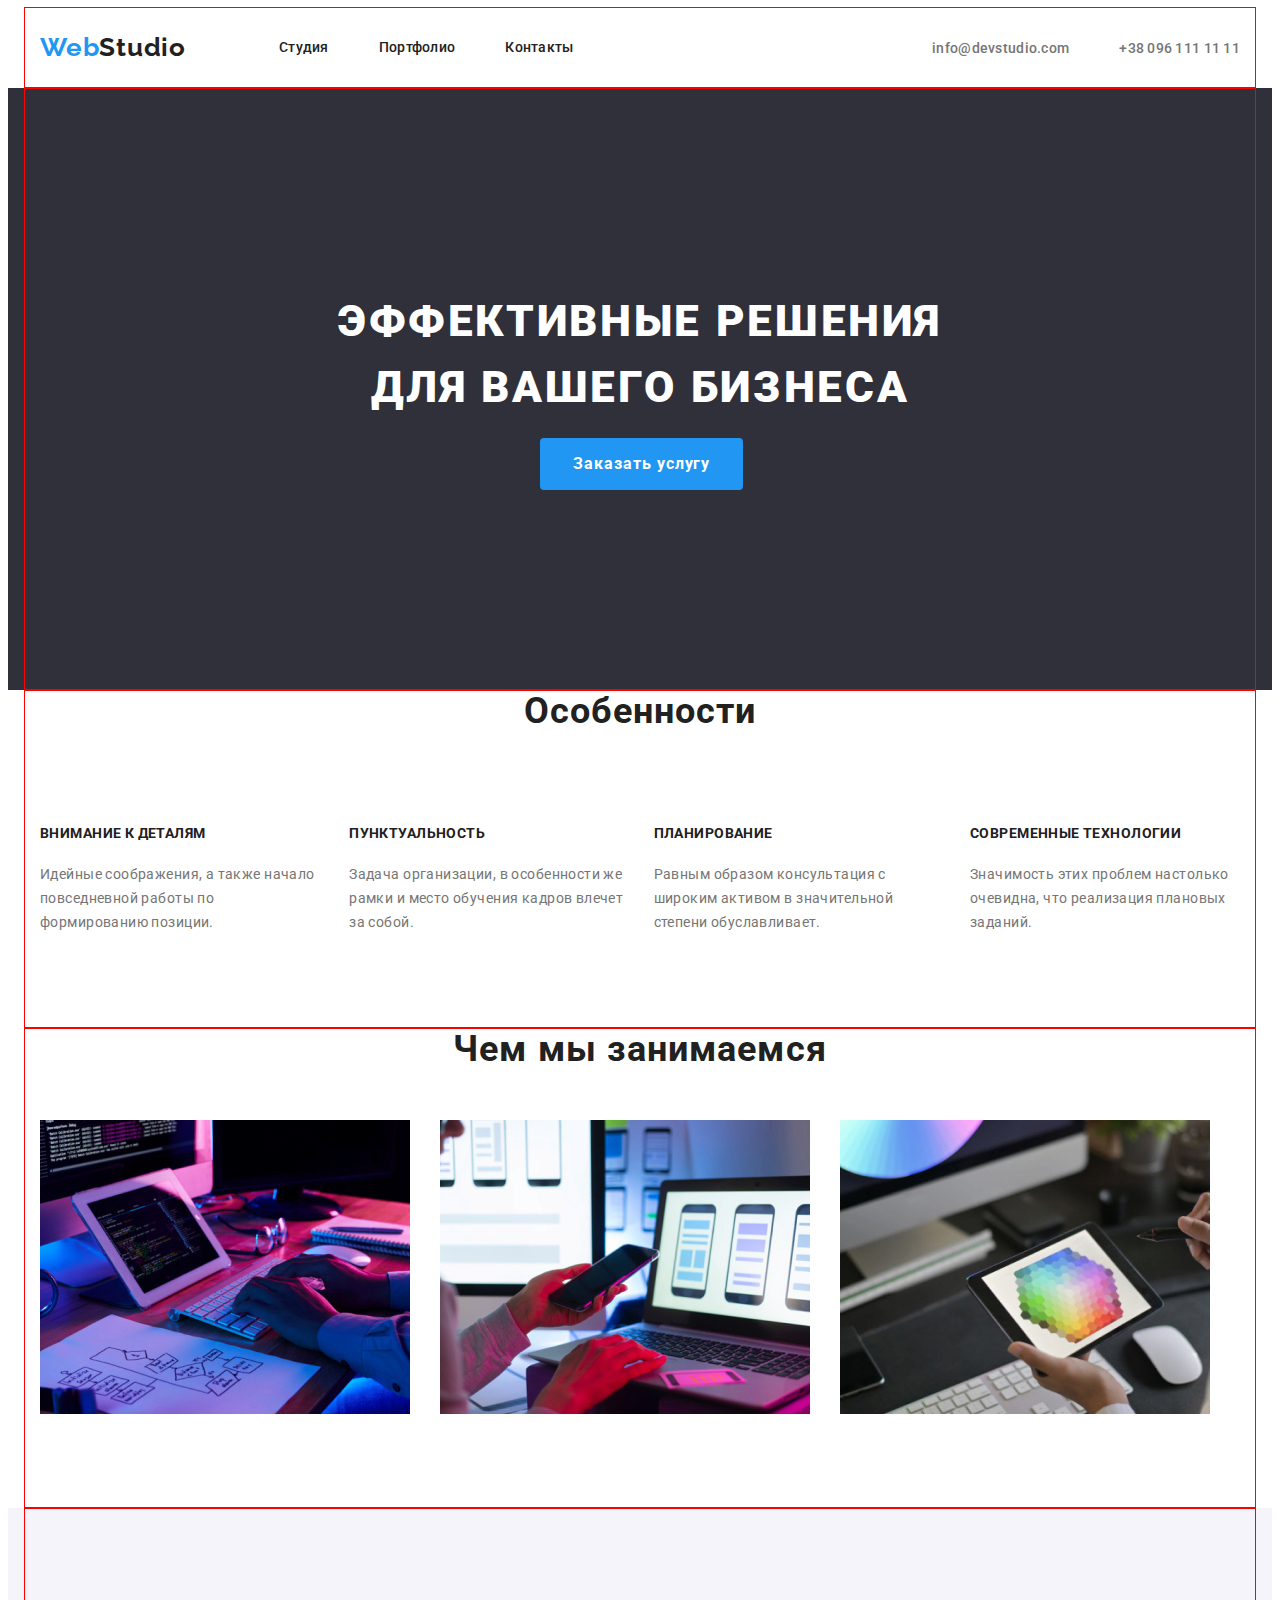
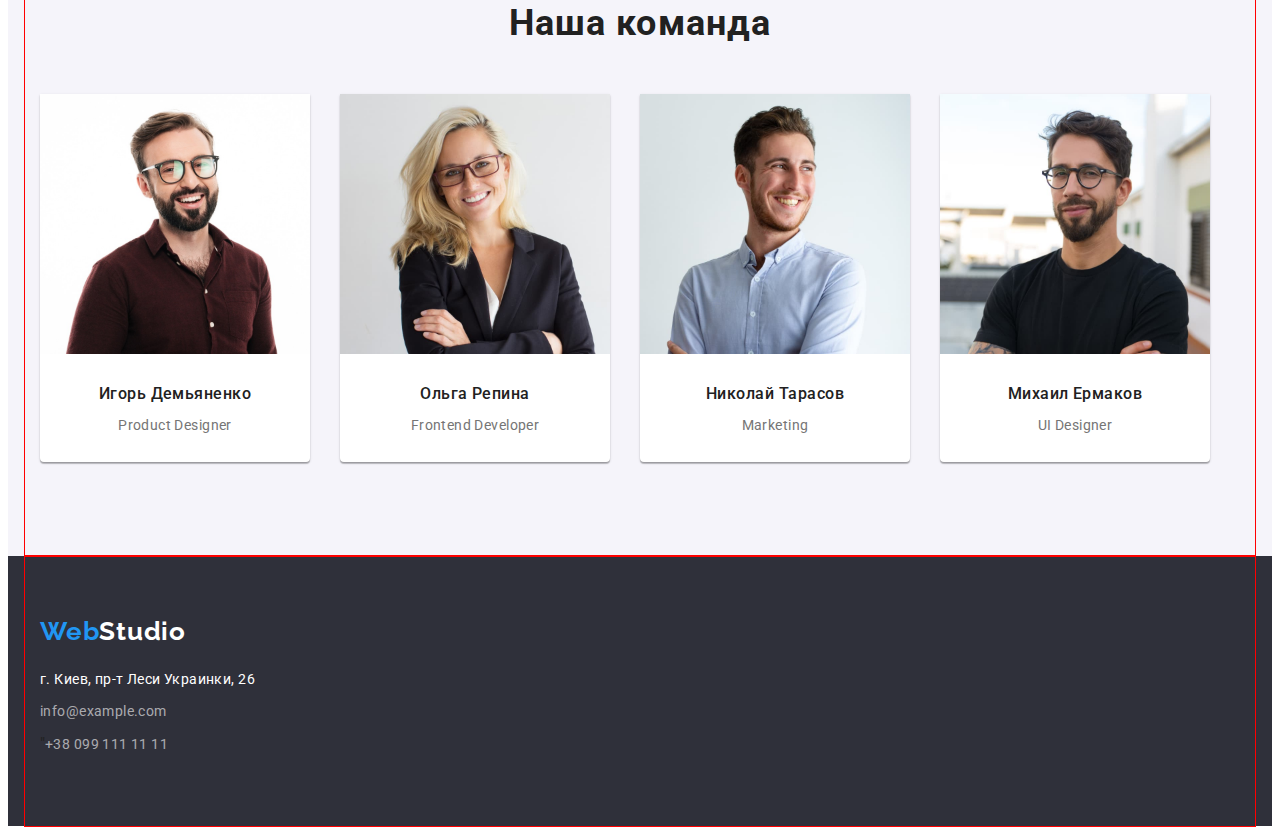
<file: index.html>
<!DOCTYPE html>
<html lang="ru">
<head>
    <meta charset="UTF-8">
    <meta http-equiv="X-UA-Compatible" content="IE=edge">
    <meta name="viewport" content="width=device-width, initial-scale=1.0">
    <title>Студия</title>
    <!-- Шрифты -->
    <link rel="preconnect" href="https://fonts.googleapis.com">
    <link rel="preconnect" href="https://fonts.gstatic.com" crossorigin>
    <link href="https://fonts.googleapis.com/css2?family=Raleway:wght@700&family=Roboto:wght@400;500;700;900&display=swap"
        rel="stylesheet">
        <!-- Normalize styles -->
        <link rel="stylesheet" href="https://cdnjs.cloudflare.com/ajax/libs/modern-normalize/1.1.0/modern-normalize.min.css"
            integrity="sha512-wpPYUAdjBVSE4KJnH1VR1HeZfpl1ub8YT/NKx4PuQ5NmX2tKuGu6U/JRp5y+Y8XG2tV+wKQpNHVUX03MfMFn9Q=="
            crossorigin="anonymous" referrerpolicy="no-referrer" />
    <!-- Кастомные стили -->
    <link rel="stylesheet" href="./css/styles.css">
</head>
<body>
<!-- Хедер -->
<header class="header">
    <div class="container">
        <nav class="header-nav">
            <a class="header-logo link" href="index.html">
                <h2 class="logo">Web<span class="logo-black">Studio</span></h2>
            </a>
            <ul class="header-list list">
                <li class="header-item"><a href="index.html" class="header-link link">Студия</a></li>
                <li class="header-item"><a href="portfolio.html" class="header-link link">Портфолио</a></li>
                <li class="header-item"><a href="" class="header-link link">Контакты</a></li>
            </ul>
            <ul class="header-group list">
                <!-- E-mail -->
                <li><a class="header-contact link" href="mailto:info@devstudio.com">info@devstudio.com</a></li>
                <!-- Tel -->
                <li><a class="header-contact link" href="tel:+380961111111">+38 096 111 11 11</a></li>
            </ul>
        </nav>
    </div>
</header>
    <!-- Основной -->
    <main>
        <!-- Герой -->
        <section class="hero">
            <div class="container hero-container">
            <h1 class="hero-title">Эффективные решения для вашего бизнеса</h1>
            <button class="section-button btn" type="button">Заказать услугу</button>
            </div>
        </section>
        <!-- Особенности -->
        <section class="about">
            <div class="container">
            <h2 class="section-title">Особенности</h2>
            <ul class="list about-list">
                <li class="about-item">
                    <h3 class="features">Внимание к деталям</h3>
                    <p class="features-txt">Идейные соображения, а также начало повседневной работы по формированию позиции.</p>
                </li>
                <li class="about-item">
                    <h3 class="features">Пунктуальность</h3>
                    <p class="features-txt">Задача организации, в особенности же рамки и место обучения кадров влечет за собой.</p>
                </li>
                <li class="about-item">
                    <h3 class="features">Планирование</h3>
                    <p class="features-txt">Равным образом консультация с широким активом в значительной степени обуславливает.</p>
                </li>
                <li class="about-item">
                    <h3 class="features">Современные технологии</h3>
                    <p class="features-txt">Значимость этих проблем настолько очевидна, что реализация плановых заданий.</p>
                </li>
            </ul>
            </div>
        </section>
        <!-- Чем мы занимаемся -->
        <section class="work">
            <div class="container">
            <h2 class="section-title">Чем мы занимаемся</h2>
            <ul class="list img-list">
                <li class="img-card">
                    <img src="/images/studio/box-1.jpg" alt="HTML" width="370">
                </li>
                <li class="img-card">
                    <img src="./images/studio/box-2.jpg" alt="JavaScript" width="370">
                </li>
                <li class="img-card">
                    <img src="./images/studio/box-3.jpg" alt="CSS" width="370">
                </li>
            </ul>
            </div>
        </section>
        <!-- Наша команда -->
        <section class="team">
            <div class="container">
            <h2 class="section-title team-title">Наша команда</h2>
            <ul class="list team-list">
                <li class="card">
                    <img src="./images/studio/product-designer-photo.jpg" alt="Игорь Демьяненко" width="270">
                    <h3 class="name-txt">Игорь Демьяненко</h3>
                    <p class="list-txt">Product Designer</p>
                </li>
                <li class="card">
                    <img src="./images/studio/frontend-developer.jpg" alt="Ольга Репина" width="270">
                    <h3 class="name-txt">Ольга Репина</h3>
                    <p class="list-txt">Frontend Developer</p>
                </li>
                <li class="card">
                    <img src="./images/studio/marketing.jpg" alt="Николай Тарасов" width="270">
                    <h3 class="name-txt">Николай Тарасов</h3>
                    <p class="list-txt">Marketing</p>
                </li>
                <li class="card">
                    <img src="./images/studio/ul-designer.jpg" alt="Михаил Ермаков" width="270">
                    <h3 class="name-txt">Михаил Ермаков</h3>
                    <p class="list-txt">UI Designer</p>
                </li>
            </ul>
            </div>
        </section>
    </main>
    <!-- Футер -->
    <footer class="footer">
        <div class="container">
        <h2 class="logo-footer">Web<span class="logo-white">Studio</span></h2>
            <ul class="list list-footer">
                <li class="footer-links"><address class="adress-txt">г. Киев, пр-т Леси Украинки, 26</address></li>
                <li class="footer-links"><a class="footer-contact link" href="mailto:info@example.com">info@example.com</a></li>
                <li class="footer-links">"<a class="footer-contact link" href="tel:+380991111111">+38 099 111 11 11</a></li>
            </ul>
            </div>
    </footer>
</body>
</html>
</file>
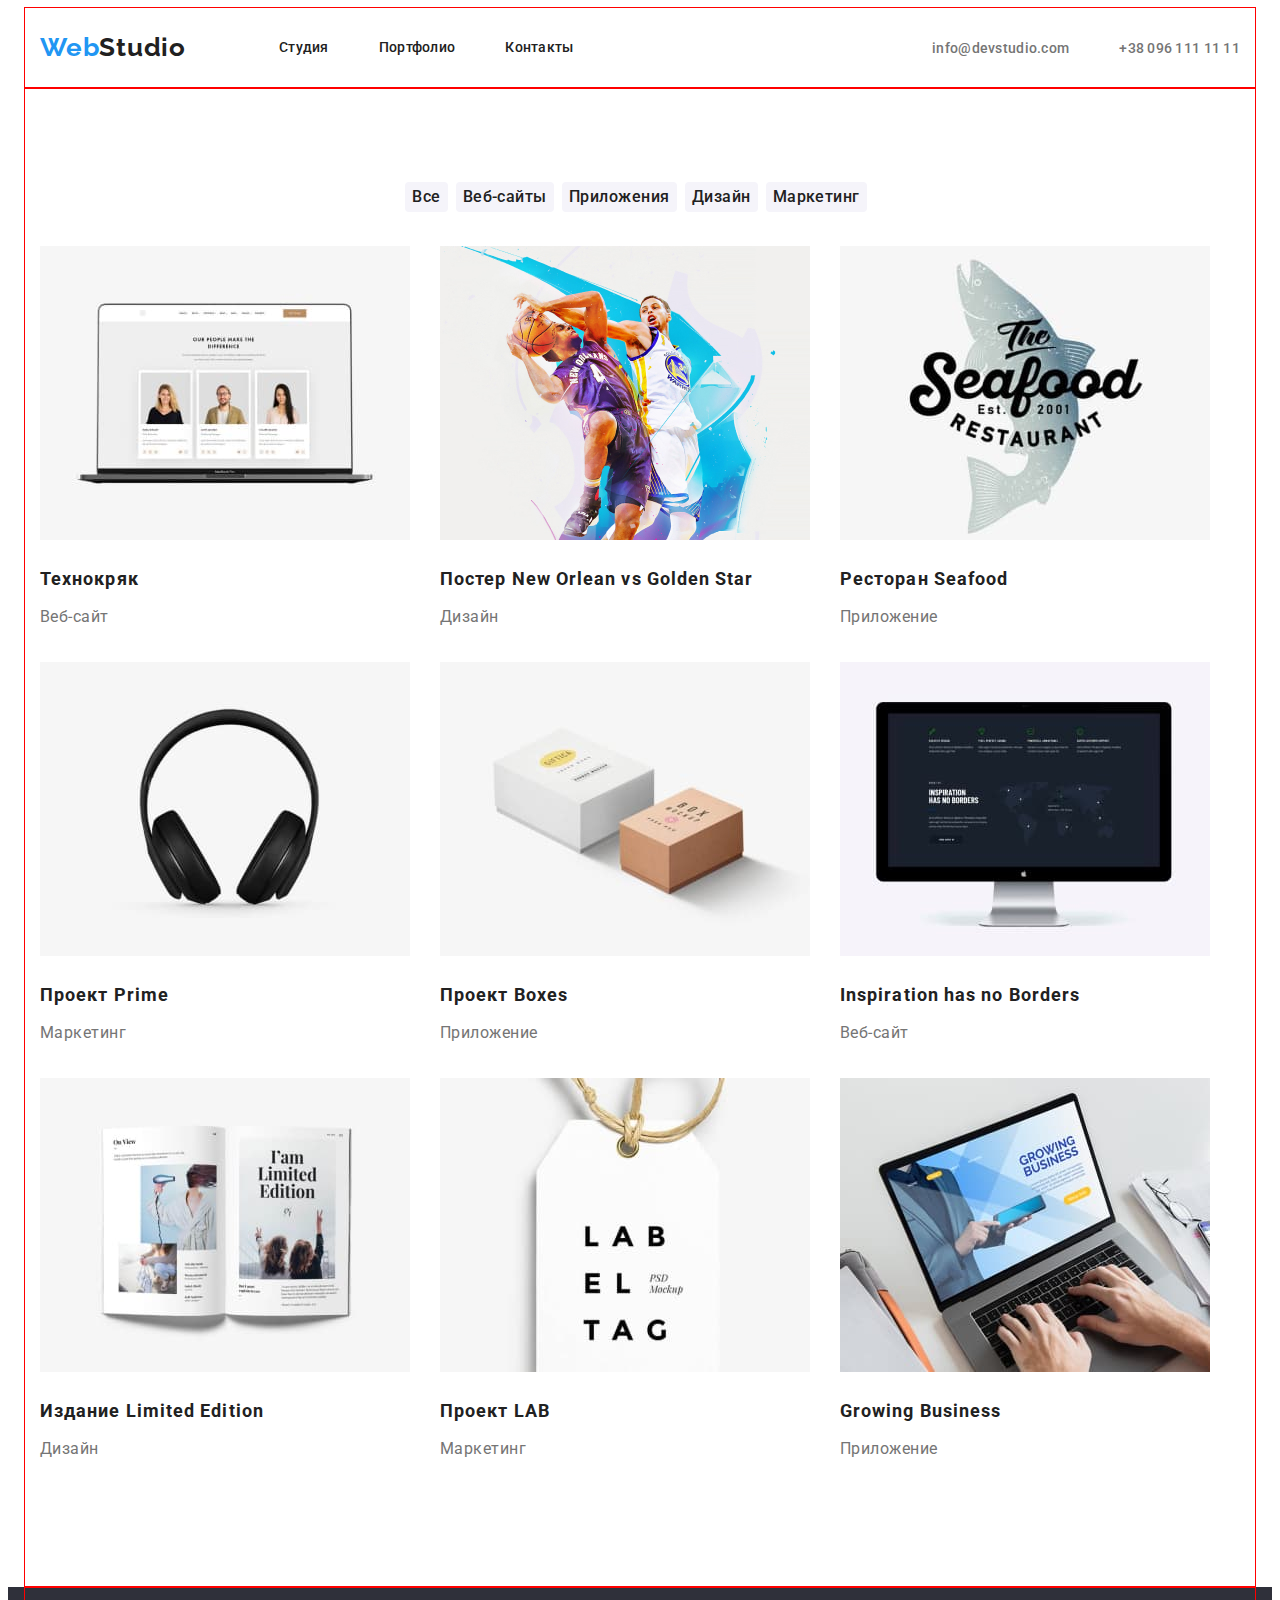
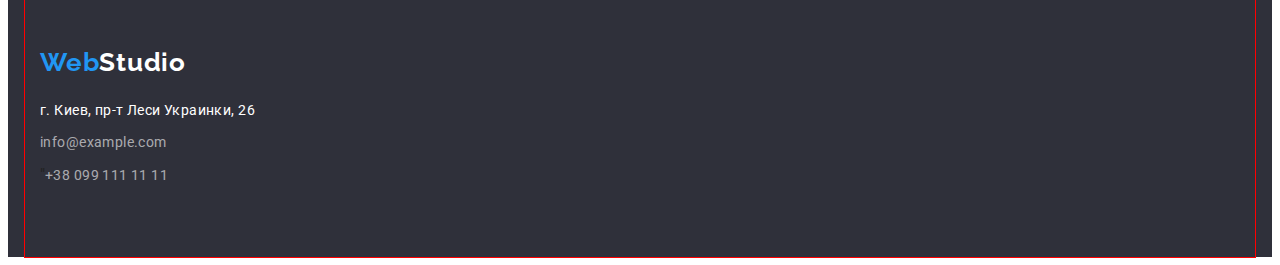
<file: portfolio.html>
<!DOCTYPE html>
<html lang="ru">
<head>
    <meta charset="UTF-8">
    <meta http-equiv="X-UA-Compatible" content="IE=edge">
    <meta name="viewport" content="width=device-width, initial-scale=1.0">
    <title>Портфолио</title>
    <!-- Шрифты -->
    <link rel="preconnect" href="https://fonts.googleapis.com">
    <link rel="preconnect" href="https://fonts.gstatic.com" crossorigin>
    <link href="https://fonts.googleapis.com/css2?family=Raleway:wght@700&family=Roboto:wght@400;500;700;900&display=swap"
        rel="stylesheet">
        <!-- Normalize styles -->
        <link rel="stylesheet" href="https://cdnjs.cloudflare.com/ajax/libs/modern-normalize/1.1.0/modern-normalize.min.css"
            integrity="sha512-wpPYUAdjBVSE4KJnH1VR1HeZfpl1ub8YT/NKx4PuQ5NmX2tKuGu6U/JRp5y+Y8XG2tV+wKQpNHVUX03MfMFn9Q=="
            crossorigin="anonymous" referrerpolicy="no-referrer" />
    <!-- Кастомные стили -->
    <link rel="stylesheet" href="./css/styles.css">
</head>
<body>
<!-- Хедер -->
<header class="header">
    <div class="container">
        <nav class="header-nav">
            <a class="header-logo link" href="index.html">
                <h2 class="logo">Web<span class="logo-black">Studio</span></h2>
            </a>
            <ul class="header-list list">
                <li class="header-item"><a href="index.html" class="header-link link">Студия</a></li>
                <li class="header-item"><a href="portfolio.html" class="header-link link">Портфолио</a></li>
                <li class="header-item"><a href="" class="header-link link">Контакты</a></li>
            </ul>
            <ul class="header-group list">
                <!-- E-mail -->
                <li><a class="header-contact link" href="mailto:info@devstudio.com">info@devstudio.com</a></li>
                <!-- Tel -->
                <li><a class="header-contact link" href="tel:+380961111111">+38 096 111 11 11</a></li>
            </ul>
        </nav>
    </div>
</header>
<main>
<section class="section-portfolio">
    <div class="container">
    <ul class="list button-list">
            <li><button class="btn-portfolio" type="button">Все</button></li>
            <li><button class="btn-portfolio" type="button">Веб-сайты</button></li>
            <li><button class="btn-portfolio" type="button">Приложения</button></li>
            <li><button class="btn-portfolio" type="button">Дизайн</button></li>
            <li><button class="btn-portfolio" type="button">Маркетинг</button></li>
    </ul>
    <ul class="list box-list" >
        <li class="box">
            <a class="portfolio-link link" href="">
                <img src="./images/portfolio/technokriak-website.jpg" alt="Технокряк" width="370">
                <h2 class="box-title">Технокряк</h2>
                <p class="box-txt">Веб-сайт</p>
            </a>
        </li>
        <li class="box">
            <a class="portfolio-link link" href="">
                <img src="./images/portfolio/nba-poster.jpg" alt="Постер New Orlean vs Golden Star" width="370">
                <h2 class="box-title">Постер New Orlean vs Golden Star</h2>
                <p class="box-txt">Дизайн</p>
            </a>
        </li>
        <li class="box">
            <a class="portfolio-link link" href="">
                <img src="./images/portfolio/restoraunt-seafood.jpg" alt="Ресторан Seafood" width="370">
                <h2 class="box-title">Ресторан Seafood</h2>
                <p class="box-txt">Приложение</p>
            </a>
        </li>
        <li class="box">
            <a class="portfolio-link link" href="">
                <img src="./images/portfolio/project-prime.jpg" alt="Проект Prime" width="370">
                <h2 class="box-title">Проект Prime</h2>
                <p class="box-txt">Маркетинг</p>
            </a>
        </li>
        <li class="box">
            <a class="portfolio-link link" href="">
                <img src="./images/portfolio/project-boxes.jpg" alt="Проект Boxes" width="370">
                <h2 class="box-title">Проект Boxes</h2>
                <p class="box-txt">Приложение</p>
            </a>
        </li>
        <li class="box">
            <a class="portfolio-link link" href="">
                <img src="./images/portfolio/inspiration-has-no-borders.jpg" alt="Inspiration has no Borders" width="370">
                <h2 class="box-title">Inspiration has no Borders</h2>
                <p class="box-txt">Веб-сайт</p>
            </a>
        </li>
        <li class="box">
            <a class="portfolio-link link" href="">
                <img src="./images/portfolio/limited-edition.jpg" alt="Издание Limited Edition" width="370">
                <h2 class="box-title">Издание Limited Edition</h2>
                <p class="box-txt">Дизайн</p>
            </a>
        </li>
        <li class="box">
            <a class="portfolio-link link" href="">
                <img src="./images/portfolio/project-lab.jpg" alt="Проект LAB" width="370">
                <h2 class="box-title">Проект LAB</h2>
                <p class="box-txt">Маркетинг</p>
            </a>
        </li>
        <li class="box">
            <a class="portfolio-link link" href="">
                <img src="./images/portfolio/growing-business.jpg" alt="Growing Business" width="370">
                <h2 class="box-title">Growing Business</h2>
                <p class="box-txt">Приложение</p>
            </a>
        </li>
    </ul>
    </div>
</section>
</main>
    <!-- Футер -->
    <footer class="footer">
        <div class="container">
            <h2 class="logo-footer">Web<span class="logo-white">Studio</span></h2>
            <ul class="list list-footer">
                <li class="footer-links">
                    <address class="adress-txt">г. Киев, пр-т Леси Украинки, 26</address>
                </li>
                <li class="footer-links"><a class="footer-contact link" href="mailto:info@example.com">info@example.com</a>
                </li>
                <li class="footer-links">"<a class="footer-contact link" href="tel:+380991111111">+38 099 111 11 11</a></li>
            </ul>
        </div>
    </footer>
</body>
</html>
</file>
<file: css/styles.css>
:root {
    /* fonts */
    --main-font:"Roboto";
    --secondary-font:"Raleway";

    /* text colors */
    --primary-txt-theme: #212121;
    --accent-txt-theme: #2196F3;
    --secondary-txt-theme: #757575;
    --third-txt-theme: #FFFFFF;

    /* background colors */
    --main-bg-cl: #FFFFFF;
    --hero-bg-cl: #2F303A;
    --team-bg-cl: #F5F4FA;
    --footer-bg-cl: #2F303A;
    --button-bg-cl: #188CE8;
    --button-portfolio-cl: #F5F4FA;

    /* others */

}

body {
    font-family:var(--main-font), sans-serif;
    color: var(--primary-txt-theme);
    background-color: var(--main-bg-cl);
} 


/* reset */


.list {
    list-style: none;
    margin: 0;
    padding: 0;
}
 
h1, h2, h3, h4, p {
    margin: 0;
}

img {
    display: block;
    max-width: 100%;
    height: auto;
}

/* common style start */

.container {
 width: 1200px;
 padding-right: 15px;
 padding-left: 15px;
 margin-right: auto;
 margin-left: auto;

 outline: 1px solid red;
}

.link {
    text-decoration: none;
}


.section-title {
    font-weight: 700;
    font-size: 36px;
    line-height: 42px;
    letter-spacing: 0.03em;
    color: var(--primary-txt-theme)
}
    

.features-txt {
    font-weight: 400;
    font-size: 14px;
    line-height: 24px;
    letter-spacing: 0.03em;
    color: var(--secondary-txt-theme)
}

.list-txt {
    font-weight: 400;
    font-size: 14px;
    line-height: 24px;
    letter-spacing: 0.03em;
    color: var(--secondary-txt-theme);
}

.name-txt {
    font-weight: 500;
    font-size: 16px;
    line-height: 19px;
    letter-spacing: 0.03em;
    color: var(--primary-txt-theme);
}

.adress-txt {
    font-style: var(--main-font);
    font-weight: 400;
    font-size: 14px;
    line-height: 24px;
    /* or 171% */
    letter-spacing: 0.03em;

    color: var(--third-txt-theme)
}

/* common style end */




/* Header section */

.header .logo {
    font-family: var(--secondary-font);
    line-height: 1.19;
font-weight: 700;
font-size: 26px;
/* identical to box height */
letter-spacing: 0.03em;

color: var(--accent-txt-theme)
    
}

.header-nav {
    display: flex;
}

.header-list {
    display: flex;

}

.header-group {
    display: flex;
    align-items: center;
    margin-left:auto;
}

.header-logo {
    margin-right: 93px;
    margin-top: 24px;
    margin-bottom: 25px;
    margin-left: 0;
    
}


.header-item:not(:last-child) {
    padding-right: 50px;
}

.header-contact {
    margin-left: 50px;
}


.header-item {
    font-style: normal;
    font-weight: 500;
    font-size: 14px;
    line-height: 1.14;
    letter-spacing: 0.02em;

    padding-top: 32px;
    padding-bottom: 32px;
}

.logo .logo-black {
    color: var(--primary-txt-theme);
    font-style: var(--secondary-font);
}

.header .header-link{
    font-weight: 500;
    font-size: 14px;
    line-height: 1.14;
    letter-spacing: 0.02em;
    color:var(--primary-txt-theme)
}

.header-link:hover,
.header-link:focus {
    color: var(--accent-txt-theme);
}

.header-contact{
    font-weight: 500;
    font-size: 14px;
    line-height: 1.14;
    letter-spacing: 0.02em;
    color:var(--secondary-txt-theme)
}

.header-contact:hover,
.header-contact:focus {
    color: var(--accent-txt-theme);
}

/* Hero section */

.hero {
    background-color: var(--hero-bg-cl)
}

.hero-container {
    padding-top: 200px;
}

.hero-title {
    width: 696px;
    height: 120px;

    margin-left: auto;
    margin-right: auto;
    margin-bottom: 30px;


    text-align: center;

}

.hero .hero-title {
    text-transform: uppercase;
    font-weight: 900;
    font-size: 44px;
    line-height: 1.5;
    /* or 136% */
    letter-spacing: 0.06em;
    color: var(--third-txt-theme);
}



.btn {
    border-radius: 4px;
    border: 1px solid transparent;
    min-width: 200px;
    min-height: 50px;

    margin-left: 500px;
    margin-right: auto;
    margin-bottom: 200px;

    padding-left: 32px;
    padding-right: 32px;
    padding-top: 10px;
    padding-bottom: 10px;

}

.section-button {

    font-family: inherit;
    font-weight: 700;
    font-size: 16px;
    line-height: 1.9;
    letter-spacing: 0.06em;
    color: var(--third-txt-theme);

    cursor: pointer;
}

.btn {
    background-color: var(--accent-txt-theme);
}

.btn:hover,
.btn:focus {
    background-color: var(--button-bg-cl);
}

/* ОСОБЕННОСТИ */
.features {

font-weight: 700;
font-size: 14px;
line-height: 1.14;
letter-spacing: 0.03em;
text-transform: uppercase;
}

/* Team section */

.team {
    background-color: var(--team-bg-cl);
}

.about-list {
    margin-top: 94px;
    display: flex;
}

.about-item:not(:last-child) {
    margin-bottom: 94px;
    margin-right: 30px;
}

.features {
width: 270px;
height: 16px;
margin-bottom: 10px;

    text-align: left;
    padding-bottom: 10px;
}

.section-title {
    text-align: center;
}

.img-list {
    display: flex;
    margin-top: 50px;
    padding-bottom: 94px;
}

.img-card:not(:last-child) {
    margin-right: 30px;
}

.team-title {
    padding-top: 94px;
    margin-bottom: 50px;
}

.team-list {
    display: flex;
    padding-bottom: 94px;

}

.card {

    margin-right: 30px;

    width: 270px;
    height: 368px;
    left: 215px;
    top: 1635px;
    
    background: #FFFFFF;
    /* material shadow v1 */
    box-shadow: 0px 1px 3px rgba(0, 0, 0, 0.12),
    0px 1px 1px rgba(0, 0, 0, 0.14),
    0px 2px 1px rgba(0, 0, 0, 0.2);
    border-radius: 0px 0px 4px 4px;
}

.name-txt {
    text-align: center;
    padding-top: 30px;
    padding-bottom: 10px;
}

.list-txt {
    text-align: center;
    padding-bottom: 30px;
}

/* Footer */

.footer {
    font-style: var(--secondary-font);
   background-color: var(--footer-bg-cl);
}

.footer-contact {
    font-style: normal;
    font-weight: 400;
    font-size: 14px;
    line-height: 1.71;
    letter-spacing: 0.03em;

    color: rgba(255, 255, 255, 0.6);
}

.footer-contact:hover,
.footer-contact:focus{
    color: var(--button-bg-cl);
}

.logo-footer {
    padding-top: 60px;
    font-family: var(--secondary-font);
    font-weight: 700;
    font-size: 26px;
    line-height: 1.19;
    /* identical to box height */
    letter-spacing: 0.03em;
    
    color: #2196F3;
}

.footer .logo {
    font-family: var(--secondary-font);
}

.logo {
font-weight: 700;
font-size: 26px;
line-height: 1.19;
/* identical to box height */
letter-spacing: 0.03em;

color: #2196F3;
}

.logo-white {
    color: var(--third-txt-theme);
}

.footer-links {
    padding-bottom: 9px;
}

.list-footer {
    padding-bottom: 60px;
    padding-top: 20px;
}

/*!!! PORTFOLIO !!! */
/* MAIN CONTENT */

.btn-portfolio {
    font-family: var(--main-font);
    font-weight: 500;
    font-size: 16px;
    line-height: 1.62;
    /* identical to box height, or 162% */
    text-align: center;
    letter-spacing: 0.03em;
    color:var(--primary-txt-theme);
    background-color:var(--button-portfolio-cl)

}

.button-list {
    display: flex;
    padding-top: 94px;
    padding-bottom: 34px;
    justify-content: center;
    min-width: 73px;


}

.btn-portfolio {
    border-radius: 4px;
    border: 1px solid transparent;
    margin-right: 8px;
}


.box-list {
    display: flex;
    flex-wrap: wrap;
    padding-bottom: 94px;
}
.box {
    width: 370px;
    margin-right: 30px;
    margin-bottom: 30px;
}

.box:nth-child(3n) {
margin: 0;
}

.btn-portfolio:hover,
.btn-portfolio:focus {
background-color: var(--accent-txt-theme);
color: var(--third-txt-theme);
cursor: pointer;
}

.box {
    background:var(--main-bg-cl)
}

.portfolio-link {
    text-decoration: none;
}

.box-title{
    padding-top: 20px;
    padding-bottom: 4px;
}

.box-title {
    text-decoration: none;
    font-weight: 700;
    font-size: 18px;
    line-height: 2.11;
    /* identical to box height, or 200% */
    letter-spacing: 0.06em;
    
    color:var(--primary-txt-theme)
}

.box-txt {
    font-weight: 400;
    font-size: 16px;
    line-height: 1.87;
    /* identical to box height, or 188% */
    letter-spacing: 0.03em;
    
    color: var(--secondary-txt-theme)
}
</file>
